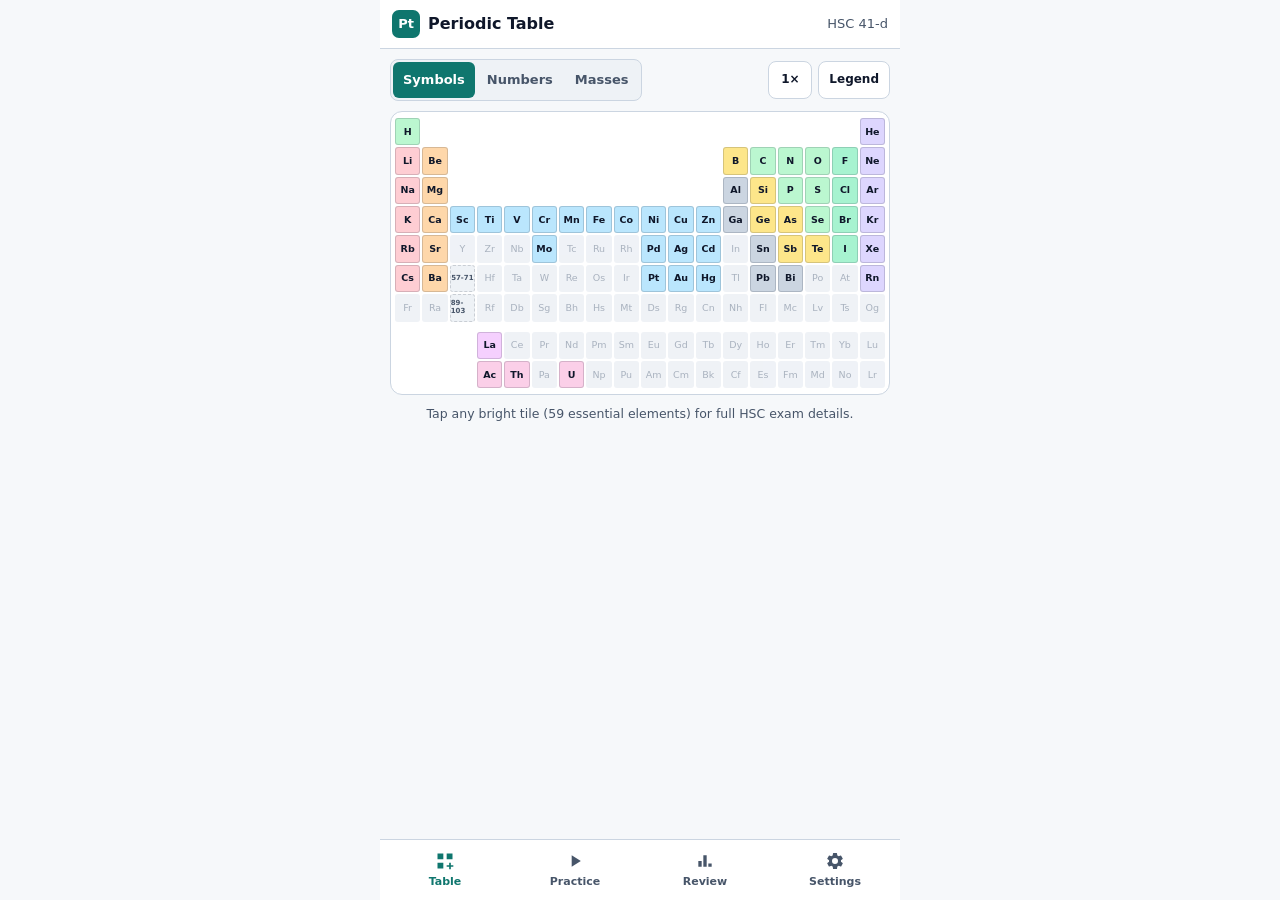
<file: index.html>
<!doctype html>
<html lang="en">
<head>
  <meta charset="utf-8">
  <meta name="viewport" content="width=device-width, initial-scale=1, viewport-fit=cover">
  <meta name="theme-color" content="#0f766e" media="(prefers-color-scheme: light)">
  <meta name="theme-color" content="#0b1320" media="(prefers-color-scheme: dark)">
  <meta name="apple-mobile-web-app-capable" content="yes">
  <meta name="apple-mobile-web-app-status-bar-style" content="default">
  <meta name="apple-mobile-web-app-title" content="PT Practice">
  <meta name="description" content="Offline Periodic Table practice app for Bangladesh HSC and engineering admission (59 essential elements).">
  <title>Periodic Table Practice</title>
  <link rel="manifest" href="manifest.webmanifest">
  <link rel="icon" type="image/svg+xml" href="icons/icon.svg">
  <link rel="apple-touch-icon" href="icons/apple-touch-icon.png">
  <link rel="stylesheet" href="css/style.css">
</head>
<body>
  <div id="app">
    <header id="topbar" class="topbar">
      <div class="brand">
        <span class="brand-badge" aria-hidden="true">Pt</span>
        <span id="screen-title" class="brand-title">Periodic Table</span>
      </div>
      <div id="topbar-right" class="topbar-right"></div>
    </header>

    <main id="view" class="view" tabindex="-1">
      <noscript>Please enable JavaScript to use Periodic Table Practice.</noscript>
    </main>

    <div id="toast" class="toast" role="status" aria-live="polite" hidden></div>

    <nav id="tabs" class="tabs" aria-label="Primary navigation">
      <button type="button" class="tab active" data-tab="table" aria-current="page">
        <svg viewBox="0 0 24 24" width="20" height="20" aria-hidden="true"><path fill="currentColor" d="M3 3h7v7H3V3zm11 0h7v7h-7V3zM3 14h7v7H3v-7zm11 3h3v-3h2v3h3v2h-3v3h-2v-3h-3v-2z"/></svg>
        <span>Table</span>
      </button>
      <button type="button" class="tab" data-tab="practice">
        <svg viewBox="0 0 24 24" width="20" height="20" aria-hidden="true"><path fill="currentColor" d="M8 5v14l11-7z"/></svg>
        <span>Practice</span>
      </button>
      <button type="button" class="tab" data-tab="review">
        <svg viewBox="0 0 24 24" width="20" height="20" aria-hidden="true"><path fill="currentColor" d="M4 19h4v-7H4v7zm6 0h4V5h-4v14zm6 0h4v-4h-4v4z"/></svg>
        <span>Review</span>
      </button>
      <button type="button" class="tab" data-tab="settings">
        <svg viewBox="0 0 24 24" width="20" height="20" aria-hidden="true"><path fill="currentColor" d="M19.14 12.94c.04-.3.06-.61.06-.94s-.02-.64-.07-.94l2.03-1.58a.49.49 0 0 0 .12-.61l-1.92-3.32a.49.49 0 0 0-.59-.22l-2.39.96a7.04 7.04 0 0 0-1.62-.94l-.36-2.54a.48.48 0 0 0-.48-.41h-3.84a.48.48 0 0 0-.47.41l-.36 2.54c-.59.24-1.13.57-1.62.94l-2.39-.96a.49.49 0 0 0-.59.22L2.74 8.87a.48.48 0 0 0 .12.61l2.03 1.58c-.05.3-.07.62-.07.94s.02.64.07.94l-2.03 1.58a.49.49 0 0 0-.12.61l1.92 3.32c.12.22.37.29.59.22l2.39-.96c.5.38 1.03.7 1.62.94l.36 2.54c.05.24.24.41.48.41h3.84c.24 0 .44-.17.47-.41l.36-2.54c.59-.24 1.13-.56 1.62-.94l2.39.96c.22.08.47 0 .59-.22l1.92-3.32a.49.49 0 0 0-.12-.61l-2.01-1.58zM12 15.6A3.6 3.6 0 1 1 12 8.4a3.6 3.6 0 0 1 0 7.2z"/></svg>
        <span>Settings</span>
      </button>
    </nav>

    <div id="sheet" class="sheet-wrap" role="dialog" aria-modal="true" aria-labelledby="sheet-title" hidden>
      <div class="sheet-backdrop" data-action="close-sheet"></div>
      <div id="sheet-body" class="sheet"></div>
    </div>
  </div>

  <script src="js/data.js" defer></script>
  <script src="js/storage.js" defer></script>
  <script src="js/quiz.js" defer></script>
  <script src="js/ui.js" defer></script>
  <script src="js/app.js" defer></script>
</body>
</html>
</file>
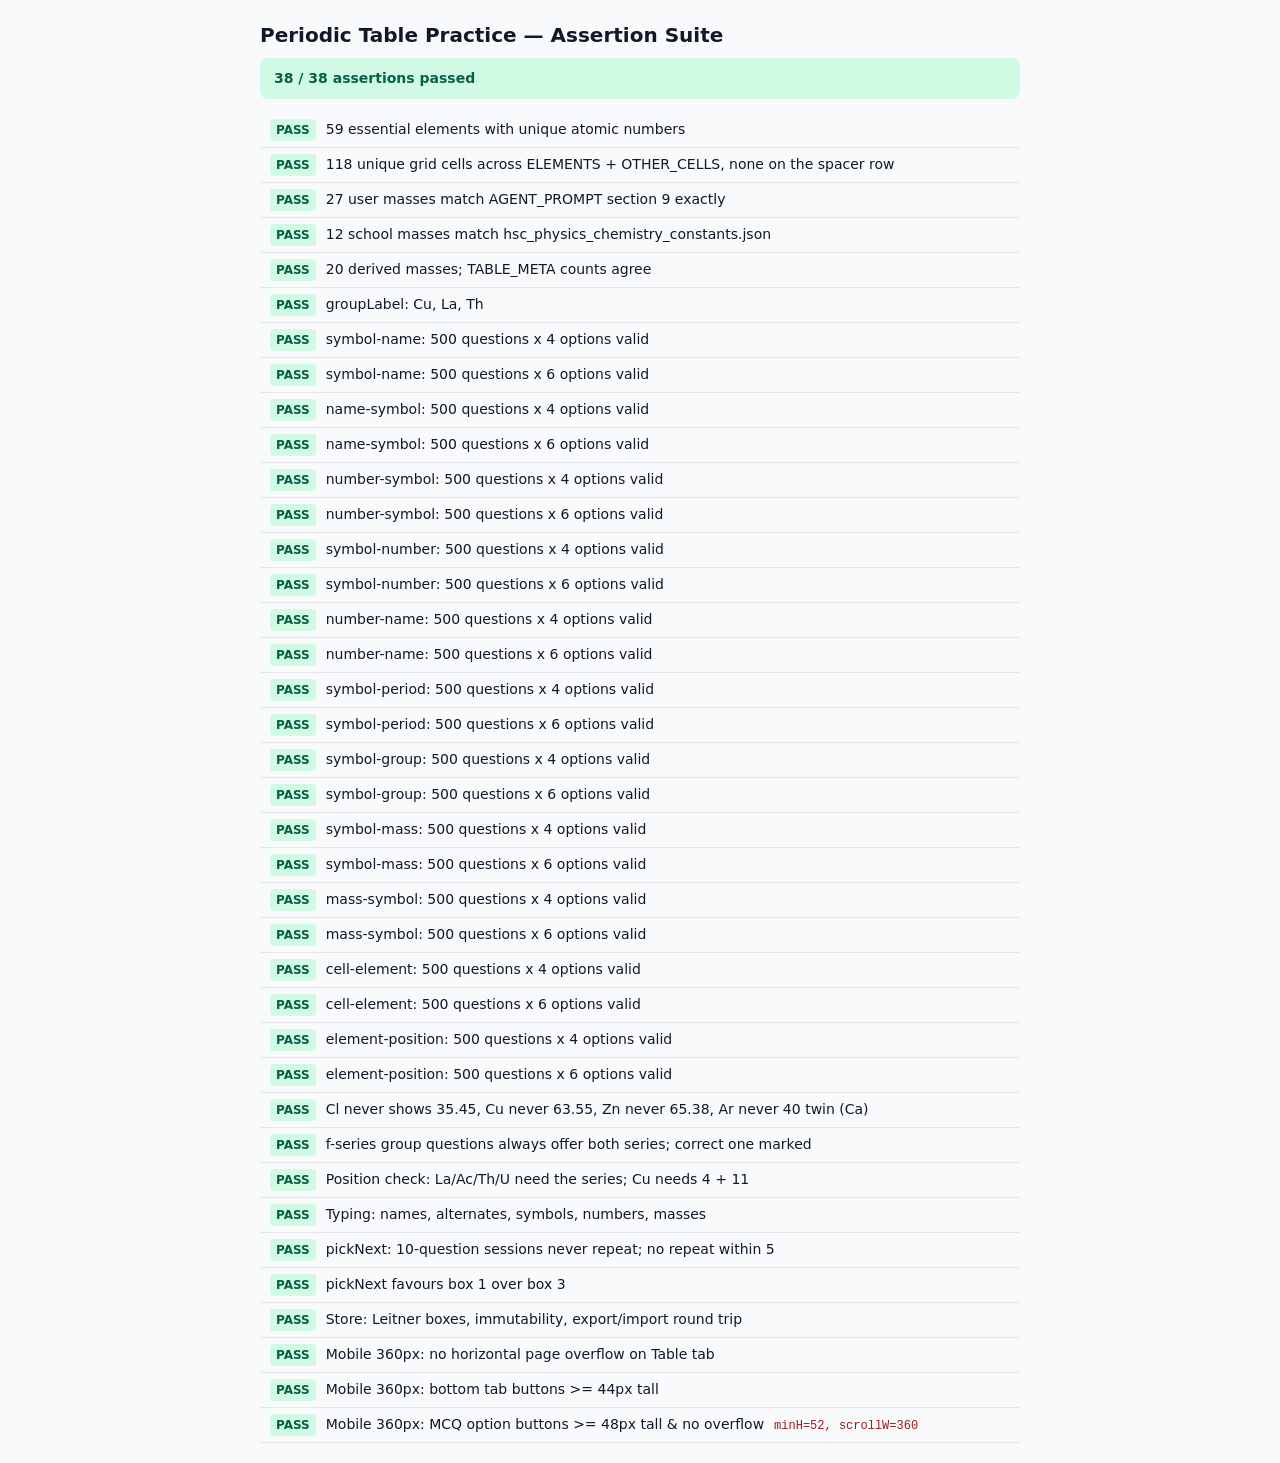
<file: tests.html>
<!doctype html>
<html lang="en">
<head>
  <meta charset="utf-8">
  <meta name="viewport" content="width=device-width, initial-scale=1">
  <title>PT Practice — Tests</title>
  <style>
    body { font: 14px/1.5 system-ui, -apple-system, sans-serif; max-width: 760px; margin: 20px auto; padding: 0 16px; color: #111827; background: #f9fafb; }
    h1 { font-size: 20px; margin: 0 0 8px; }
    .summary { padding: 10px 14px; border-radius: 8px; font-weight: 600; margin-bottom: 14px; }
    .summary.pass { background: #d1fae5; color: #065f46; }
    .summary.fail { background: #fee2e2; color: #991b1b; }
    ul { list-style: none; padding: 0; margin: 0; }
    li { padding: 6px 10px; border-bottom: 1px solid #e5e7eb; display: flex; gap: 10px; align-items: baseline; }
    .tag { font-weight: 700; font-size: 12px; padding: 2px 6px; border-radius: 4px; flex-shrink: 0; }
    .ok .tag { background: #d1fae5; color: #065f46; }
    .bad .tag { background: #fee2e2; color: #991b1b; }
    .detail { color: #991b1b; font-family: ui-monospace, monospace; font-size: 12px; }
  </style>
</head>
<body>
  <h1>Periodic Table Practice — Assertion Suite</h1>
  <div id="summary" class="summary">Running…</div>
  <ul id="list"></ul>
  <script src="js/data.js"></script>
  <script src="js/storage.js"></script>
  <script src="js/quiz.js"></script>
  <script src="tests/assertions.js"></script>
  <script>
    (function () {
      const results = window.PTPTests.runAll(window.ELEMENTS, window.OTHER_CELLS, window.TABLE_META, window.Quiz, window.Store);
      const list = document.getElementById('list');
      const summary = document.getElementById('summary');

      function render() {
        const failed = results.filter(r => !r.ok).length;
        document.body.dataset.result = failed === 0 ? 'pass' : 'fail';
        summary.className = 'summary ' + (failed === 0 ? 'pass' : 'fail');
        summary.textContent = `${results.length - failed} / ${results.length} assertions passed` + (failed ? ` (${failed} failed)` : '');
        list.innerHTML = results.map(r =>
          `<li class="${r.ok ? 'ok' : 'bad'}"><span class="tag">${r.ok ? 'PASS' : 'FAIL'}</span><span>${r.name}</span>${r.detail ? `<span class="detail">${r.detail}</span>` : ''}</li>`
        ).join('');
      }
      render();

      // When served over http(s), also verify 360px mobile layout (no horizontal overflow, >=44px tap targets)
      if (location.protocol.startsWith('http')) {
        const ifr = document.createElement('iframe');
        ifr.style.cssText = 'width:360px;height:780px;border:1px solid #ccc;position:fixed;left:-9999px;top:0';
        ifr.src = 'index.html#table';
        document.body.appendChild(ifr);
        ifr.onload = () => {
          setTimeout(() => {
            try {
              const doc = ifr.contentDocument;
              const win = ifr.contentWindow;
              const sw = doc.documentElement.scrollWidth;
              const cw = doc.documentElement.clientWidth;
              results.push({ name: 'Mobile 360px: no horizontal page overflow on Table tab', ok: sw <= cw, detail: sw <= cw ? '' : `scrollWidth ${sw} > ${cw}` });
              const tabs = Array.from(doc.querySelectorAll('#tabs .tab'));
              const tabMin = Math.min.apply(null, tabs.map(b => b.getBoundingClientRect().height));
              results.push({ name: 'Mobile 360px: bottom tab buttons >= 44px tall', ok: tabMin >= 44, detail: tabMin >= 44 ? '' : `min height ${tabMin}` });
              win.location.hash = '#practice';
              setTimeout(() => {
                const startBtn = doc.querySelector('[data-action="start-session"]');
                if (startBtn) startBtn.click();
                const opts = Array.from(doc.querySelectorAll('.opt'));
                const optMin = opts.length ? Math.min.apply(null, opts.map(b => b.getBoundingClientRect().height)) : 0;
                const sw2 = doc.documentElement.scrollWidth;
                results.push({ name: 'Mobile 360px: MCQ option buttons >= 48px tall & no overflow', ok: optMin >= 48 && sw2 <= cw, detail: `minH=${optMin}, scrollW=${sw2}` });
                render();
                ifr.remove();
              }, 80);
            } catch (e) {
              results.push({ name: 'Mobile 360px iframe check', ok: false, detail: e.message });
              render();
            }
          }, 80);
        };
      }
    })();
  </script>
</body>
</html>
</file>
<file: css/style.css>
:root{--bg:#f6f8fa;--surface:#ffffff;--surface-2:#eef2f6;--text:#0f172a;--muted:#475569;--border:#cbd5e1;--accent:#0f766e;--accent-fg:#ffffff;--accent-soft:#ccfbf1;--ok-bg:#dcfce7;--ok-fg:#14532d;--ok-border:#16a34a;--bad-bg:#fee2e2;--bad-fg:#7f1d1d;--bad-border:#dc2626;--dim-bg:#e2e8f0;--dim-fg:#64748b;--radius:12px;--radius-sm:8px;--tab-h:60px;--cat-alkali-metal:#fecdd3;--cat-alkaline-earth-metal:#fed7aa;--cat-transition-metal:#bae6fd;--cat-post-transition-metal:#cbd5e1;--cat-metalloid:#fde68a;--cat-reactive-nonmetal:#bbf7d0;--cat-halogen:#a7f3d0;--cat-noble-gas:#ddd6fe;--cat-lanthanoid:#f5d0fe;--cat-actinoid:#fbcfe8;--tile-fg:#0f172a}
:root[data-theme="dark"]{--bg:#0b1320;--surface:#131e31;--surface-2:#1e293b;--text:#f1f5f9;--muted:#94a3b8;--border:#334155;--accent:#14b8a6;--accent-fg:#042f2e;--accent-soft:#134e4a;--ok-bg:#052e16;--ok-fg:#bbf7d0;--ok-border:#22c55e;--bad-bg:#450a0a;--bad-fg:#fecaca;--bad-border:#ef4444;--dim-bg:#172033;--dim-fg:#64748b;--cat-alkali-metal:#881337;--cat-alkaline-earth-metal:#7c2d12;--cat-transition-metal:#0c4a6e;--cat-post-transition-metal:#334155;--cat-metalloid:#713f12;--cat-reactive-nonmetal:#14532d;--cat-halogen:#064e3b;--cat-noble-gas:#4c1d95;--cat-lanthanoid:#701a75;--cat-actinoid:#831843;--tile-fg:#f8fafc}
 @media (prefers-color-scheme:dark){:root:not([data-theme="light"]){--bg:#0b1320;--surface:#131e31;--surface-2:#1e293b;--text:#f1f5f9;--muted:#94a3b8;--border:#334155;--accent:#14b8a6;--accent-fg:#042f2e;--accent-soft:#134e4a;--ok-bg:#052e16;--ok-fg:#bbf7d0;--ok-border:#22c55e;--bad-bg:#450a0a;--bad-fg:#fecaca;--bad-border:#ef4444;--dim-bg:#172033;--dim-fg:#64748b;--cat-alkali-metal:#881337;--cat-alkaline-earth-metal:#7c2d12;--cat-transition-metal:#0c4a6e;--cat-post-transition-metal:#334155;--cat-metalloid:#713f12;--cat-reactive-nonmetal:#14532d;--cat-halogen:#064e3b;--cat-noble-gas:#4c1d95;--cat-lanthanoid:#701a75;--cat-actinoid:#831843;--tile-fg:#f8fafc}
 }
 *,*::before,*::after{box-sizing:border-box}
 html,body{margin:0;background:var(--bg);color:var(--text);font:15px/1.45 system-ui,-apple-system,"Segoe UI",Roboto,sans-serif;touch-action:manipulation;-webkit-tap-highlight-color:transparent;overflow-x:hidden}
 button,input,select,textarea{font:inherit;color:inherit}
 button{cursor:pointer;user-select:none;touch-action:manipulation}
:focus-visible{outline:2px solid var(--accent);outline-offset:2px}
 [hidden]{display:none !important}
 .muted{color:var(--muted);font-size:12.5px}
 #app{max-width:520px;min-height:100dvh;margin:0 auto;display:flex;flex-direction:column;padding-bottom:calc(var(--tab-h) + env(safe-area-inset-bottom,0px) + 8px)}
 .topbar{display:flex;align-items:center;justify-content:space-between;padding:10px 12px;background:var(--surface);border-bottom:1px solid var(--border);position:sticky;top:0;z-index:10}
 .brand{display:flex;align-items:center;gap:8px;font-weight:700}
 .brand-badge{width:28px;height:28px;border-radius:7px;background:var(--accent);color:var(--accent-fg);display:inline-flex;align-items:center;justify-content:center;font-size:13px;font-weight:800}
 .brand-title{font-size:16px}
 .topbar-right{font-size:13px;color:var(--muted)}
 .view{flex:1;display:flex;flex-direction:column;padding:10px 10px 14px;gap:10px}
 .tabs{position:fixed;left:0;right:0;bottom:0;z-index:20;max-width:520px;margin:0 auto;background:var(--surface);border-top:1px solid var(--border);display:grid;grid-template-columns:repeat(4,1fr);padding-bottom:env(safe-area-inset-bottom,0px)}
 .tab{min-height:var(--tab-h);border:0;background:transparent;color:var(--muted);display:flex;flex-direction:column;align-items:center;justify-content:center;gap:3px;font-size:11px;font-weight:600}
 .tab.active{color:var(--accent)}
 .card{background:var(--surface);border:1px solid var(--border);border-radius:var(--radius);padding:12px}
 .row{display:flex;align-items:center;justify-content:space-between;gap:8px;flex-wrap:wrap}
 .seg{display:inline-flex;background:var(--surface-2);border:1px solid var(--border);border-radius:var(--radius-sm);padding:2px;gap:2px}
 .seg.full3,.seg.full4{width:100%;display:grid;grid-template-columns:repeat(3,1fr)}
 .seg.full4{grid-template-columns:repeat(4,1fr)}
 .seg button{min-height:36px;padding:4px 10px;border:0;border-radius:6px;background:transparent;color:var(--muted);font-size:13px;font-weight:600}
 .seg button[aria-pressed="true"]{background:var(--accent);color:var(--accent-fg)}
 .btn-icon,.btn-secondary,.btn-danger{min-height:44px;padding:8px 14px;border:1px solid var(--border);border-radius:var(--radius-sm);background:var(--surface);font-weight:600;font-size:14px}
 .btn-icon{min-height:38px;min-width:44px;padding:4px 10px;font-size:12px;font-weight:700}
 .btn-danger{border-color:var(--bad-border);background:var(--bad-bg);color:var(--bad-fg);font-weight:700}
 .btn-primary{min-height:50px;width:100%;border:0;border-radius:var(--radius);background:var(--accent);color:var(--accent-fg);font-size:16px;font-weight:700;padding:10px 16px}
 .btn-primary:disabled,.btn-secondary:disabled{opacity:0.45;cursor:not-allowed}
 .pt-scroll{width:100%;overflow-x:auto;background:var(--surface);border:1px solid var(--border);border-radius:var(--radius);padding:6px 4px}
 .pt{display:grid;grid-template-columns:repeat(18,minmax(0,1fr));grid-template-rows:repeat(7,auto) 6px repeat(2,auto);gap:2px;width:100%}
 .pt.zoom2{width:640px;gap:3px}
 .tile{aspect-ratio:1 / 1.08;border-radius:3px;border:1px solid rgba(15,23,42,0.16);padding:0;display:flex;align-items:center;justify-content:center;font-size:9.5px;font-weight:700;line-height:1.05;color:var(--tile-fg);overflow:hidden}
 .pt.zoom2 .tile{font-size:13px;border-radius:5px}
 .tile.mass{font-size:7.5px;letter-spacing:-0.3px}
 .pt.zoom2 .tile.mass{font-size:11px}
 .tile.dim{background:var(--dim-bg);color:var(--dim-fg);border-color:transparent;font-weight:500;opacity:0.55;pointer-events:none}
 .tile.series{background:var(--surface-2);color:var(--muted);font-size:7px;border-style:dashed}
 .cat-alkali-metal{background:var(--cat-alkali-metal)}
 .cat-alkaline-earth-metal{background:var(--cat-alkaline-earth-metal)}
 .cat-transition-metal{background:var(--cat-transition-metal)}
 .cat-post-transition-metal{background:var(--cat-post-transition-metal)}
 .cat-metalloid{background:var(--cat-metalloid)}
 .cat-reactive-nonmetal{background:var(--cat-reactive-nonmetal)}
 .cat-halogen{background:var(--cat-halogen)}
 .cat-noble-gas{background:var(--cat-noble-gas)}
 .cat-lanthanoid{background:var(--cat-lanthanoid)}
 .cat-actinoid{background:var(--cat-actinoid)}
 .legend{display:grid;grid-template-columns:repeat(2,1fr);gap:5px 10px;font-size:12px}
 .legend-item{display:flex;align-items:center;gap:6px}
 .swatch{width:14px;height:14px;border-radius:3px;border:1px solid rgba(0,0,0,0.2);flex-shrink:0}
 .mini-pt{display:grid;grid-template-columns:repeat(18,1fr);grid-template-rows:repeat(7,13px) 4px repeat(2,13px);gap:1.5px;width:100%;max-width:360px;margin:4px auto}
 .mini-cell{background:var(--dim-bg);border-radius:2px}
 .mini-cell.ess{background:var(--border)}
 .mini-cell.target{background:var(--accent);outline:2px solid var(--text);transform:scale(1.18);z-index:2}
 .field-label{font-size:12px;font-weight:700;text-transform:uppercase;letter-spacing:0.04em;color:var(--muted);margin-bottom:6px}
 .chips{display:flex;flex-wrap:wrap;gap:6px}
 .chip{min-height:44px;padding:6px 12px;border-radius:999px;border:1px solid var(--border);background:var(--surface-2);font-size:13px;font-weight:600}
 .chip[aria-pressed="true"]{background:var(--accent-soft);border-color:var(--accent);color:var(--text)}
 .select,.type-input{width:100%;min-height:44px;padding:8px 10px;border-radius:var(--radius-sm);border:1.5px solid var(--border);background:var(--surface)}
 .type-input{min-height:50px;font-size:18px;font-weight:700;text-align:center}
 .quiz-wrap{flex:1;display:flex;flex-direction:column;gap:10px}
 .quiz-head{display:flex;align-items:center;justify-content:space-between;font-size:13px;font-weight:600;color:var(--muted)}
 .progress-bar{height:4px;background:var(--surface-2);border-radius:2px;overflow:hidden}
 .progress-fill{height:100%;background:var(--accent);transition:width 150ms ease}
 .prompt-card{background:var(--surface);border:1px solid var(--border);border-radius:var(--radius);padding:14px 12px;text-align:center;display:flex;flex-direction:column;align-items:center;justify-content:center;min-height:112px}
 .prompt-ask{font-size:13px;color:var(--muted);margin-bottom:4px}
 .prompt-big{font-size:32px;font-weight:800;line-height:1.15}
 .prompt-sub{font-size:14px;color:var(--muted);margin-top:2px}
 .thumb-zone{margin-top:auto;display:flex;flex-direction:column;gap:8px}
 .opts{display:grid;grid-template-columns:repeat(2,1fr);gap:8px}
 .opt{min-height:52px;padding:10px;border-radius:var(--radius-sm);border:1.5px solid var(--border);background:var(--surface);font-size:15px;font-weight:700;display:flex;align-items:center;justify-content:center;gap:6px;line-height:1.2}
 .opt.correct,.pos-btn.correct,.feedback.ok{background:var(--ok-bg);color:var(--ok-fg);border-color:var(--ok-border)}
 .opt.wrong,.pos-btn.wrong,.feedback.bad{background:var(--bad-bg);color:var(--bad-fg);border-color:var(--bad-border)}
 .opt.correct::before{content:"✓ ";font-weight:900}
 .opt.wrong::before{content:"✗ ";font-weight:900}
 .feedback{border-radius:var(--radius-sm);padding:10px 12px;font-size:13.5px;border:1px solid var(--border)}
 .feedback-title{font-weight:800;margin-bottom:2px}
 .pos-periods{display:grid;grid-template-columns:repeat(7,1fr);gap:5px}
 .pos-groups{display:grid;grid-template-columns:repeat(9,1fr);gap:4px}
 .pos-series{display:grid;grid-template-columns:1fr 1fr;gap:6px;margin-top:4px}
 .pos-btn{min-height:44px;border:1.5px solid var(--border);border-radius:7px;background:var(--surface);font-weight:700;font-size:13px;padding:4px 2px}
 .pos-btn[aria-pressed="true"]{background:var(--accent);color:var(--accent-fg);border-color:var(--accent)}
 .sheet-wrap{position:fixed;inset:0;z-index:40;display:flex;flex-direction:column;justify-content:flex-end}
 .sheet-backdrop{position:absolute;inset:0;background:rgba(0,0,0,0.48)}
 .sheet{position:relative;max-width:520px;width:100%;margin:0 auto;background:var(--surface);border-radius:16px 16px 0 0;padding:16px 16px calc(18px + env(safe-area-inset-bottom,0px));max-height:85dvh;overflow-y:auto}
 .sheet-head{display:flex;align-items:center;justify-content:space-between;gap:12px;margin-bottom:12px}
 .sheet-badge{width:54px;height:54px;border-radius:12px;display:flex;flex-direction:column;align-items:center;justify-content:center;font-weight:800;font-size:22px;color:var(--tile-fg);border:1px solid rgba(0,0,0,0.18);flex-shrink:0}
 .sheet-badge small{font-size:10px;font-weight:700}
 .kv-grid{display:grid;grid-template-columns:1fr 1fr;gap:8px;margin-bottom:10px}
 .kv{background:var(--surface-2);border-radius:var(--radius-sm);padding:8px 10px}
 .kv-k,.stat-lbl{font-size:11px;color:var(--muted);text-transform:uppercase;font-weight:700}
 .kv-v{font-size:14px;font-weight:700;margin-top:2px}
 .unverified{border-bottom:1.5px dotted var(--muted);cursor:help}
 .tag-chip,.box-pill{display:inline-block;padding:3px 8px;border-radius:999px;background:var(--surface-2);border:1px solid var(--border);font-size:11.5px;font-weight:600;margin:2px 4px 2px 0}
 .stat-grid{display:grid;grid-template-columns:repeat(3,1fr);gap:8px;text-align:center}
 .stat-num{font-size:22px;font-weight:800}
 .data-table{width:100%;border-collapse:collapse;font-size:13px}
 .data-table th,.data-table td{padding:8px 6px;border-bottom:1px solid var(--border);text-align:left}
 .data-table tr[data-sym]{cursor:pointer}
 .setting-row{display:flex;align-items:center;justify-content:space-between;gap:10px;padding:10px 0;border-bottom:1px solid var(--border)}
 .setting-row:last-child{border-bottom:0}
 .setting-title{font-weight:700;font-size:14px}
 .setting-sub{font-size:12px;color:var(--muted)}
 .textarea{width:100%;min-height:76px;font-family:ui-monospace,monospace;font-size:11.5px;padding:8px;border-radius:var(--radius-sm);border:1px solid var(--border);background:var(--surface-2)}
 .toast{position:fixed;left:12px;right:12px;bottom:calc(var(--tab-h) + env(safe-area-inset-bottom,0px) + 10px);max-width:496px;margin:0 auto;background:var(--text);color:var(--bg);padding:10px 14px;border-radius:var(--radius-sm);display:flex;align-items:center;justify-content:space-between;gap:10px;font-size:13px;font-weight:600;z-index:30}
 .toast button{min-height:36px;padding:4px 10px;border-radius:6px;border:0;background:var(--accent);color:var(--accent-fg);font-weight:700}
 @media (prefers-reduced-motion:reduce){*,*::before,*::after{transition:none !important;animation:none !important}
 }
</file>
